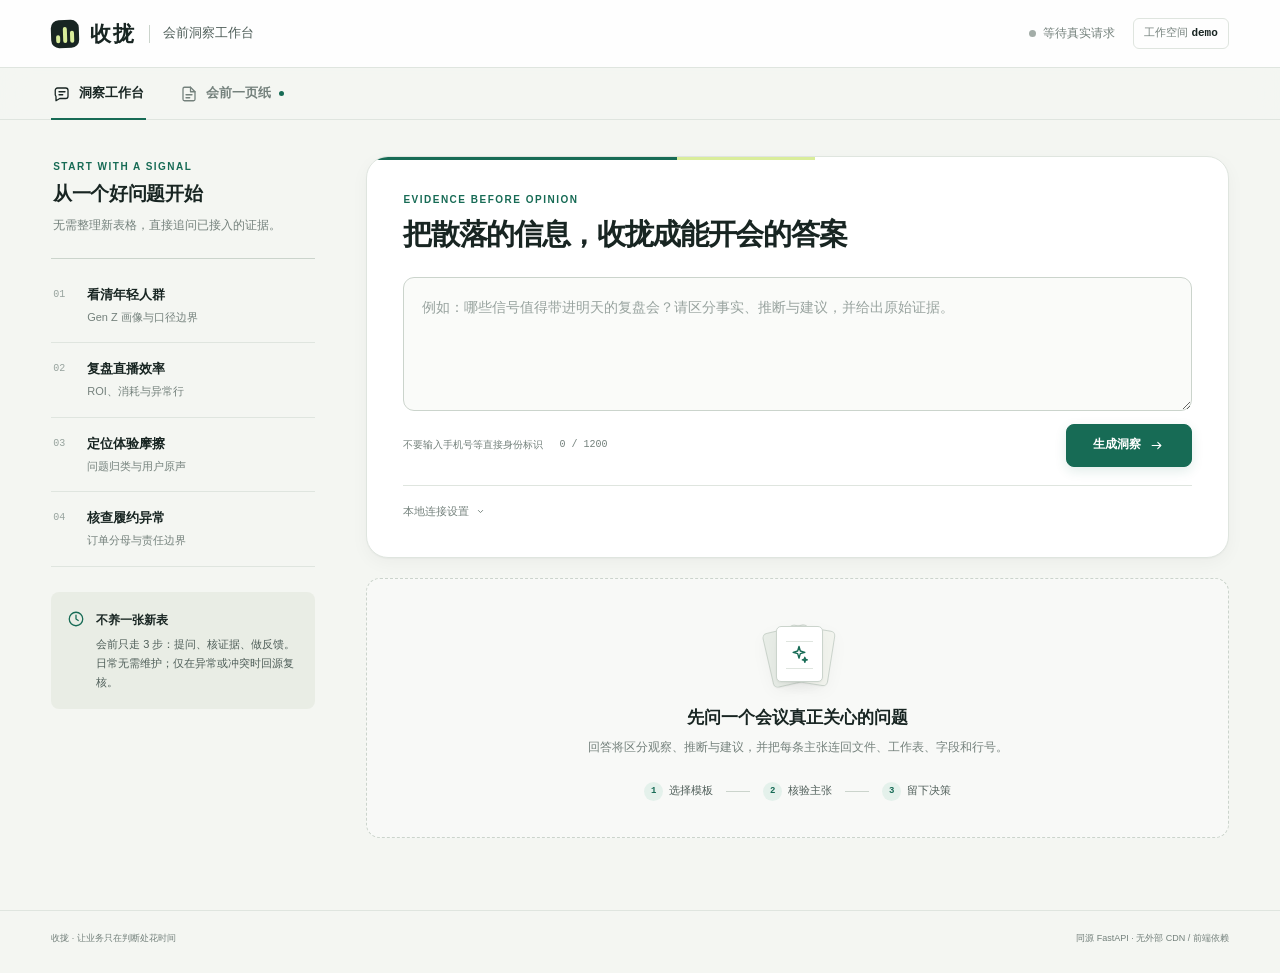
<file: prototype/index.html>
<!doctype html>
<html lang="zh-CN">
<head>
  <meta charset="utf-8">
  <meta name="viewport" content="width=device-width, initial-scale=1">
  <meta name="color-scheme" content="light">
  <meta name="description" content="收拢：面向会前决策的证据优先洞察工作台。真实请求同源 FastAPI，主张可回源、追问可续接、反馈可留痕。">
  <title>收拢 · 会前洞察工作台</title>
  <link rel="stylesheet" href="./styles.css">
  <script src="./app.js" defer></script>
</head>
<body>
  <a class="skip-link" href="#main-content">跳到主要内容</a>

  <svg class="svg-defs" aria-hidden="true" focusable="false">
    <symbol id="i-spark" viewBox="0 0 24 24"><path d="m12 3 1.6 5.4L19 10l-5.4 1.6L12 17l-1.6-5.4L5 10l5.4-1.6L12 3Z"/><path d="m19 16 .7 2.3L22 19l-2.3.7L19 22l-.7-2.3L16 19l2.3-.7L19 16Z"/></symbol>
    <symbol id="i-arrow" viewBox="0 0 24 24"><path d="M5 12h14m-5-5 5 5-5 5"/></symbol>
    <symbol id="i-file" viewBox="0 0 24 24"><path d="M14 3H6a2 2 0 0 0-2 2v14a2 2 0 0 0 2 2h12a2 2 0 0 0 2-2V9Z"/><path d="M14 3v6h6M8 13h8M8 17h5"/></symbol>
    <symbol id="i-chat" viewBox="0 0 24 24"><path d="M20 15a3 3 0 0 1-3 3H9l-5 3v-6a3 3 0 0 1-1-2V7a3 3 0 0 1 3-3h11a3 3 0 0 1 3 3Z"/><path d="M8 9h8M8 13h5"/></symbol>
    <symbol id="i-check" viewBox="0 0 24 24"><path d="m5 12 4 4L19 6"/></symbol>
    <symbol id="i-edit" viewBox="0 0 24 24"><path d="m14 5 5 5M4 20l3.5-.7L20 6.8 17.2 4 4.7 16.5 4 20Z"/></symbol>
    <symbol id="i-x" viewBox="0 0 24 24"><path d="m6 6 12 12M18 6 6 18"/></symbol>
    <symbol id="i-search" viewBox="0 0 24 24"><circle cx="10.5" cy="10.5" r="6.5"/><path d="m16 16 5 5"/></symbol>
    <symbol id="i-alert" viewBox="0 0 24 24"><path d="M12 3 2.8 20h18.4L12 3Z"/><path d="M12 9v5m0 3v.1"/></symbol>
    <symbol id="i-copy" viewBox="0 0 24 24"><rect x="8" y="8" width="12" height="12" rx="2"/><path d="M16 8V6a2 2 0 0 0-2-2H6a2 2 0 0 0-2 2v8a2 2 0 0 0 2 2h2"/></symbol>
    <symbol id="i-print" viewBox="0 0 24 24"><path d="M7 8V3h10v5M7 17H4a2 2 0 0 1-2-2v-5a2 2 0 0 1 2-2h16a2 2 0 0 1 2 2v5a2 2 0 0 1-2 2h-3"/><path d="M7 14h10v7H7z"/></symbol>
    <symbol id="i-chevron" viewBox="0 0 24 24"><path d="m8 10 4 4 4-4"/></symbol>
    <symbol id="i-plus" viewBox="0 0 24 24"><path d="M12 5v14M5 12h14"/></symbol>
    <symbol id="i-link" viewBox="0 0 24 24"><path d="m10 13 4-4m-6 7-1 1a3.5 3.5 0 0 1-5-5l4-4a3.5 3.5 0 0 1 5 0m5-1 1-1a3.5 3.5 0 0 1 5 5l-4 4a3.5 3.5 0 0 1-5 0"/></symbol>
    <symbol id="i-shield" viewBox="0 0 24 24"><path d="M12 3 4 6v6c0 5 3.5 8 8 9 4.5-1 8-4 8-9V6l-8-3Z"/><path d="m8 12 3 3 5-6"/></symbol>
    <symbol id="i-clock" viewBox="0 0 24 24"><circle cx="12" cy="12" r="9"/><path d="M12 7v5l3 2"/></symbol>
    <symbol id="i-refresh" viewBox="0 0 24 24"><path d="M20 7v5h-5M4 17v-5h5"/><path d="M6.1 8a7 7 0 0 1 11.8-1L20 12M4 12l2.1 5a7 7 0 0 0 11.8-1"/></symbol>
    <symbol id="i-eye" viewBox="0 0 24 24"><path d="M2 12s3.5-6 10-6 10 6 10 6-3.5 6-10 6S2 12 2 12Z"/><circle cx="12" cy="12" r="2.5"/></symbol>
  </svg>

  <header class="app-header">
    <div class="brand" aria-label="收拢，会前洞察工作台">
      <span class="brand-mark" aria-hidden="true"><span></span><span></span><span></span></span>
      <span class="brand-name">收拢</span>
      <span class="brand-divider" aria-hidden="true"></span>
      <span class="brand-subtitle">会前洞察工作台</span>
    </div>
    <div class="header-actions">
      <span class="api-status" id="api-status" data-state="idle"><span class="status-dot" aria-hidden="true"></span><span id="api-status-text">等待真实请求</span></span>
      <span class="workspace-badge">工作空间 <strong>demo</strong></span>
    </div>
  </header>

  <nav class="view-nav" aria-label="主视图">
    <div class="view-nav-inner" role="tablist" aria-label="切换工作台与会前一页纸">
      <button class="view-tab is-active" id="tab-workspace" type="button" role="tab" aria-selected="true" aria-controls="workspace-view" data-view="workspace">
        <svg class="icon" aria-hidden="true"><use href="#i-chat"></use></svg>洞察工作台
      </button>
      <button class="view-tab" id="tab-brief" type="button" role="tab" aria-selected="false" aria-controls="brief-view" data-view="brief" tabindex="-1">
        <svg class="icon" aria-hidden="true"><use href="#i-file"></use></svg>会前一页纸
        <span class="tab-dot" id="brief-ready-dot" aria-label="已有会前快照"></span>
      </button>
    </div>
  </nav>

  <main id="main-content">
    <section id="workspace-view" class="view-panel" role="tabpanel" aria-labelledby="tab-workspace">
      <div class="workspace-layout">
        <aside class="template-rail" aria-labelledby="template-title">
          <div class="rail-heading">
            <span class="eyebrow">START WITH A SIGNAL</span>
            <h2 id="template-title">从一个好问题开始</h2>
            <p>无需整理新表格，直接追问已接入的证据。</p>
          </div>
          <div id="template-list" class="template-list">
            <button class="template-card" type="button" data-question="品牌A的 Gen Z 人群在曝光、互动和特定成交条件组中的占比分别是多少？这些指标能否构成转化漏斗？">
              <span class="template-number">01</span><span class="template-copy"><strong>看清年轻人群</strong><span>Gen Z 画像与口径边界</span></span><svg class="icon" aria-hidden="true"><use href="#i-arrow"></use></svg>
            </button>
            <button class="template-card" type="button" data-question="2026年6月品牌A直播投放的整体表现如何？请说明加权ROI口径和异常记录。">
              <span class="template-number">02</span><span class="template-copy"><strong>复盘直播效率</strong><span>ROI、消耗与异常行</span></span><svg class="icon" aria-hidden="true"><use href="#i-arrow"></use></svg>
            </button>
            <button class="template-card" type="button" data-question="产品体验中最值得会前关注的问题是什么？请给出用户原声、样本身份与验证建议。">
              <span class="template-number">03</span><span class="template-copy"><strong>定位体验摩擦</strong><span>问题归类与用户原声</span></span><svg class="icon" aria-hidden="true"><use href="#i-arrow"></use></svg>
            </button>
            <button class="template-card" type="button" data-question="仓库问题工单和补发订单的发生率是多少？请解释订单分母，以及它能否证明退款责任。">
              <span class="template-number">04</span><span class="template-copy"><strong>核查履约异常</strong><span>订单分母与责任边界</span></span><svg class="icon" aria-hidden="true"><use href="#i-arrow"></use></svg>
            </button>
          </div>
          <div class="adoption-note">
            <svg class="icon" aria-hidden="true"><use href="#i-clock"></use></svg>
            <div><strong>不养一张新表</strong><p>会前只走 3 步：提问、核证据、做反馈。日常无需维护；仅在异常或冲突时回源复核。</p></div>
          </div>
        </aside>

        <div class="workbench">
          <section class="ask-panel" aria-labelledby="ask-title">
            <div class="ask-heading">
              <div>
                <span class="eyebrow">EVIDENCE BEFORE OPINION</span>
                <h1 id="ask-title">把散落的信息，收拢成能开会的答案</h1>
              </div>
              <button id="new-thread-button" class="text-button" type="button" hidden><svg class="icon" aria-hidden="true"><use href="#i-plus"></use></svg>新话题</button>
            </div>

            <div id="thread-context" class="thread-context" hidden>
              <span><svg class="icon" aria-hidden="true"><use href="#i-link"></use></svg>同一对话继续追问</span>
              <code id="thread-id-label"></code>
              <span id="thread-round-label" class="round-label"></span>
            </div>

            <form id="question-form" novalidate>
              <label class="sr-only" for="question-input">输入业务问题</label>
              <textarea id="question-input" name="question" rows="4" minlength="3" maxlength="1200" required placeholder="例如：哪些信号值得带进明天的复盘会？请区分事实、推断与建议，并给出原始证据。" aria-describedby="question-help question-error"></textarea>
              <div class="composer-footer">
                <div class="composer-meta"><span id="question-help">不要输入手机号等直接身份标识</span><span id="character-count" aria-live="polite">0 / 1200</span></div>
                <button id="ask-button" class="primary-button" type="submit"><span id="ask-button-label">生成洞察</span><svg class="icon" aria-hidden="true"><use href="#i-arrow"></use></svg></button>
              </div>
              <p id="question-error" class="field-error" role="alert" hidden></p>
            </form>

            <details class="connection-details">
              <summary>本地连接设置<svg class="icon" aria-hidden="true"><use href="#i-chevron"></use></svg></summary>
              <div class="connection-body">
                <label for="api-key-input">X-API-Key</label>
                <input id="api-key-input" type="password" value="local-query-token" autocomplete="off" spellcheck="false">
                <p>本地 demo 访问令牌，<strong>不是生产认证</strong>。仅保留在当前页面内存，不写入浏览器存储；生产环境应接入企业身份网关。</p>
              </div>
            </details>
          </section>

          <div id="request-announcer" class="sr-only" aria-live="polite" aria-atomic="true"></div>
          <div id="toast-region" class="toast-region" aria-live="polite" aria-atomic="true"></div>

          <section id="loading-state" class="loading-state result-surface" aria-label="正在生成洞察" hidden>
            <div class="loading-topline"><span class="spinner" aria-hidden="true"></span><div><strong>正在请求同源后端</strong><p id="loading-message">检索、生成与引用校验耗时取决于服务端；此处不会填入演示答案。</p></div><button id="cancel-request" class="secondary-button" type="button">取消</button></div>
            <div class="skeleton-stack" aria-hidden="true"><span></span><span></span><span></span></div>
          </section>

          <section id="error-state" class="error-state result-surface" role="alert" hidden>
            <span class="error-icon"><svg class="icon" aria-hidden="true"><use href="#i-alert"></use></svg></span>
            <div class="error-copy"><h2>这次没有拿到可用洞察</h2><p id="error-message"></p><code id="error-detail"></code><div class="error-actions"><button id="retry-button" class="primary-button" type="button"><svg class="icon" aria-hidden="true"><use href="#i-refresh"></use></svg>重试原问题</button><button id="edit-question-button" class="secondary-button" type="button">修改问题</button></div><p class="error-footnote">失败时保留原问题，不展示伪造的模型结果。</p></div>
          </section>

          <section id="empty-state" class="empty-state result-surface" aria-labelledby="empty-title">
            <div class="empty-visual" aria-hidden="true"><span class="empty-sheet sheet-one"></span><span class="empty-sheet sheet-two"></span><span class="empty-sheet sheet-three"><svg class="icon"><use href="#i-spark"></use></svg></span></div>
            <h2 id="empty-title">先问一个会议真正关心的问题</h2>
            <p>回答将区分观察、推断与建议，并把每条主张连回文件、工作表、字段和行号。</p>
            <div class="empty-flow" aria-label="使用流程"><span><b>1</b>选择模板</span><i aria-hidden="true"></i><span><b>2</b>核验主张</span><i aria-hidden="true"></i><span><b>3</b>留下决策</span></div>
          </section>

          <div id="results" hidden>
            <nav class="run-history" id="run-history" aria-label="本话题问答轮次" hidden></nav>
            <section class="answer-section" aria-labelledby="answer-title">
              <div class="answer-topline">
                <div class="answer-title-wrap"><span id="answer-status" class="status-pill"></span><h2 id="answer-title">本轮洞察</h2><span id="answer-round" class="round-label"></span></div>
                <button id="open-brief-button" class="secondary-button" type="button"><svg class="icon" aria-hidden="true"><use href="#i-file"></use></svg>收拢成会前一页纸</button>
              </div>
              <blockquote id="current-question" class="current-question"></blockquote>
              <dl class="response-meta" aria-label="响应元数据">
                <div><dt>意图</dt><dd id="meta-intent"></dd></div>
                <div><dt>数据版本</dt><dd id="meta-dataset"></dd></div>
                <div><dt>Run ID</dt><dd><code id="meta-run-id"></code><button id="copy-run-id" class="icon-button" type="button" aria-label="复制 Run ID"><svg class="icon" aria-hidden="true"><use href="#i-copy"></use></svg></button></dd></div>
              </dl>
              <div id="claims-container" class="claims-container"></div>
            </section>

            <section class="evidence-section" aria-labelledby="evidence-title">
              <div class="section-heading"><div><span class="eyebrow">TRACE THE SOURCE</span><h2 id="evidence-title">证据卡</h2></div><span id="evidence-count" class="section-count"></span></div>
              <p class="section-intro">点击主张中的引用可定位证据。文件名、sheet、字段与行号均来自后端响应。</p>
              <div id="evidence-container" class="evidence-container"></div>
            </section>

            <section class="challenge-section" aria-labelledby="challenge-title">
              <div class="section-heading challenge-heading"><div><span class="eyebrow">BEFORE THE MEETING</span><h2 id="challenge-title">反方校验 <span>/ 还缺什么</span></h2></div><span class="rule-badge">规则辅助 · 非二次模型回答</span></div>
              <p class="section-intro">把“看起来合理”变成“经得起追问”。检查项由本轮返回字段触发，不会假装完成人工复核。</p>
              <div class="challenge-grid">
                <article class="challenge-card counter-card"><div class="challenge-card-title"><span class="challenge-index">A</span><h3>反方会怎么问？</h3></div><div id="counter-checks" class="check-list"></div></article>
                <article class="challenge-card missing-card"><div class="challenge-card-title"><span class="challenge-index">B</span><h3>进会场前还缺什么？</h3></div><div id="missing-checks" class="check-list"></div></article>
              </div>
              <div id="followup-composer" class="followup-composer" hidden><div><strong>追问已放入输入框</strong><p>确认措辞后点击“生成洞察”，将携带当前 thread_id 请求后端。</p></div><button id="focus-followup-button" class="secondary-button" type="button">查看并发送<svg class="icon" aria-hidden="true"><use href="#i-arrow"></use></svg></button></div>
            </section>

            <section class="limits-actions-grid" aria-label="回答边界与下一步">
              <article class="limits-card"><div class="mini-heading"><svg class="icon" aria-hidden="true"><use href="#i-alert"></use></svg><h2>已知边界</h2></div><ul id="limitations-list"></ul></article>
              <article class="next-card"><div class="mini-heading"><svg class="icon" aria-hidden="true"><use href="#i-arrow"></use></svg><h2>建议下一步</h2></div><ol id="next-steps-list"></ol></article>
            </section>

            <section id="feedback-section" class="feedback-section" aria-labelledby="feedback-title">
              <div class="feedback-heading"><div><span class="eyebrow">CLOSE THE LOOP</span><h2 id="feedback-title">这轮洞察，会议怎么用？</h2><p>反馈绑定当前 Run ID。采纳不代表自动执行任何业务动作。</p></div><span id="feedback-saved-badge" class="feedback-saved-badge" hidden></span></div>
              <div class="feedback-options" role="group" aria-label="选择反馈状态">
                <button type="button" data-decision="accepted" aria-pressed="false"><svg class="icon" aria-hidden="true"><use href="#i-check"></use></svg><span><strong>采纳</strong><small>可带入会议</small></span></button>
                <button type="button" data-decision="edited" aria-pressed="false"><svg class="icon" aria-hidden="true"><use href="#i-edit"></use></svg><span><strong>修改后采纳</strong><small>写下业务修正</small></span></button>
                <button type="button" data-decision="rejected" aria-pressed="false"><svg class="icon" aria-hidden="true"><use href="#i-x"></use></svg><span><strong>驳回</strong><small>说明不适用原因</small></span></button>
                <button type="button" data-decision="needs_validation" aria-pressed="false"><svg class="icon" aria-hidden="true"><use href="#i-search"></use></svg><span><strong>待验证</strong><small>保留为会後动作</small></span></button>
              </div>
              <form id="feedback-form" class="feedback-form" hidden novalidate>
                <div class="feedback-form-heading"><span id="selected-decision-label"></span><button id="close-feedback" class="text-button" type="button">取消选择</button></div>
                <label id="feedback-note-label" for="feedback-note">修改说明</label>
                <textarea id="feedback-note" rows="3" maxlength="2000" placeholder="例如：把“建议加码”改为“先补充一周数据，再决定是否调整预算”。"></textarea>
                <p id="feedback-note-help" class="field-help">请勿填写直接身份标识；说明会随反馈提交。</p>
                <p id="feedback-error" class="field-error" role="alert" hidden></p>
                <div class="feedback-form-actions"><button id="submit-feedback" class="primary-button" type="submit">提交反馈</button><span id="feedback-target" class="feedback-target"></span></div>
              </form>
            </section>
          </div>
        </div>
      </div>
    </section>

    <section id="brief-view" class="view-panel brief-view" role="tabpanel" aria-labelledby="tab-brief" hidden>
      <div class="brief-toolbar">
        <div><span class="eyebrow">MEETING-READY, NOT TABLE-HEAVY</span><h1>会前一页纸</h1><p id="brief-source-label">正在读取会前内容…</p></div>
        <div class="brief-toolbar-actions"><button id="sync-current-button" class="secondary-button" type="button" disabled><svg class="icon" aria-hidden="true"><use href="#i-refresh"></use></svg>使用当前洞察</button><button id="print-brief-button" class="primary-button" type="button"><svg class="icon" aria-hidden="true"><use href="#i-print"></use></svg>打印 / 存为 PDF</button></div>
      </div>
      <div id="brief-loading" class="brief-loading" role="status"><span class="spinner" aria-hidden="true"></span>读取静态证据快照；它不会被当作模型问答。</div>
      <div id="brief-error" class="brief-error" role="alert" hidden><svg class="icon" aria-hidden="true"><use href="#i-alert"></use></svg><div><strong>会前快照不可用</strong><p id="brief-error-message"></p></div></div>
      <article id="brief-paper" class="brief-paper" aria-labelledby="brief-title" hidden>
        <header class="brief-paper-header"><div><span class="brief-kicker">会前决策简报 · 证据优先</span><h2 id="brief-title"></h2><p id="brief-period"></p></div><div class="brief-stamp"><span id="brief-source-kind"></span><strong id="brief-date"></strong></div></header>
        <div id="brief-live-context" class="brief-live-context" hidden></div>
        <div class="brief-grid">
          <section class="brief-block brief-conclusions"><div class="brief-block-heading"><span>01</span><h3>会议先记住什么</h3></div><div id="brief-claims"></div></section>
          <section class="brief-block brief-evidence"><div class="brief-block-heading"><span>02</span><h3>凭什么这样说</h3></div><div id="brief-evidence"></div></section>
          <section class="brief-block brief-counter"><div class="brief-block-heading"><span>03</span><h3>反方校验</h3></div><ul id="brief-counter"></ul></section>
          <section class="brief-block brief-missing"><div class="brief-block-heading"><span>04</span><h3>还缺什么</h3></div><ul id="brief-missing"></ul></section>
          <section class="brief-block brief-actions"><div class="brief-block-heading"><span>05</span><h3>会后动作</h3></div><ol id="brief-actions"></ol></section>
          <section class="brief-block brief-decision"><div class="brief-block-heading"><span>06</span><h3>会议决策栏</h3></div><div id="brief-feedback-summary"></div><div class="decision-lines" aria-label="打印后填写的会议决策"><p><span>负责人</span><i></i></p><p><span>完成时间</span><i></i></p><p><span>会议结论</span><i></i></p></div></section>
        </div>
        <footer class="brief-footer"><span><svg class="icon" aria-hidden="true"><use href="#i-shield"></use></svg>事实、推断与建议须分开使用；所有外推均需业务验证。</span><span id="brief-run-reference"></span></footer>
      </article>
    </section>
  </main>

  <footer class="app-footer"><span>收拢 · 让业务只在判断处花时间</span><span>同源 FastAPI · 无外部 CDN / 前端依赖</span></footer>
  <noscript><div class="noscript">此工作台需要 JavaScript 才能请求后端并展示证据。请启用 JavaScript；静态源码不包含伪造答案。</div></noscript>
</body>
</html>
</file>
<file: prototype/styles.css>
/* 收拢 · 无依赖单页工作台 */
:root {
  --ink: #182522;
  --ink-soft: #4f5e59;
  --muted: #74817c;
  --paper: #ffffff;
  --canvas: #f4f6f2;
  --canvas-deep: #ecefe9;
  --line: #dfe5df;
  --line-strong: #cbd4cc;
  --green: #176b55;
  --green-dark: #0e513f;
  --green-soft: #e4f1eb;
  --lime: #d9ed9b;
  --amber: #a96017;
  --amber-soft: #fff1dc;
  --red: #a53f3f;
  --red-soft: #fbeceb;
  --blue: #3f6278;
  --blue-soft: #eaf1f5;
  --shadow-sm: 0 1px 2px rgb(24 37 34 / 4%), 0 5px 18px rgb(24 37 34 / 4%);
  --shadow-md: 0 20px 60px rgb(24 37 34 / 10%);
  --radius-sm: 8px;
  --radius: 14px;
  --radius-lg: 22px;
  --font-sans: Inter, ui-sans-serif, -apple-system, BlinkMacSystemFont, "Segoe UI", "PingFang SC", "Hiragino Sans GB", "Microsoft YaHei", sans-serif;
  --font-serif: "Songti SC", "Noto Serif CJK SC", STSong, serif;
  --font-mono: "SFMono-Regular", Consolas, "Liberation Mono", monospace;
}

* { box-sizing: border-box; }
html { scroll-behavior: smooth; scroll-padding-top: 88px; }
body { margin: 0; background: var(--canvas); color: var(--ink); font-family: var(--font-sans); font-size: 14px; line-height: 1.6; -webkit-font-smoothing: antialiased; }
button, input, textarea { font: inherit; }
button { color: inherit; }
button, summary { -webkit-tap-highlight-color: transparent; }
button:not(:disabled), summary { cursor: pointer; }
button:disabled { cursor: not-allowed; opacity: .55; }
a { color: var(--green); }
svg { display: block; }
.icon { width: 18px; height: 18px; flex: 0 0 auto; fill: none; stroke: currentColor; stroke-width: 1.7; stroke-linecap: round; stroke-linejoin: round; }
.svg-defs { position: absolute; width: 0; height: 0; overflow: hidden; }
[hidden] { display: none !important; }
::selection { background: var(--lime); color: var(--ink); }
:focus-visible { outline: 3px solid #74a891; outline-offset: 3px; }
.sr-only { position: absolute !important; width: 1px !important; height: 1px !important; padding: 0 !important; margin: -1px !important; overflow: hidden !important; clip: rect(0, 0, 0, 0) !important; white-space: nowrap !important; border: 0 !important; }
.skip-link { position: fixed; left: 16px; top: -80px; z-index: 100; padding: 10px 16px; background: var(--ink); color: white; border-radius: 8px; }
.skip-link:focus { top: 12px; }
.eyebrow { display: block; margin-bottom: 7px; color: var(--green); font-size: 10px; font-weight: 750; letter-spacing: .15em; line-height: 1.4; }
.round-label { color: var(--muted); font-size: 12px; font-weight: 600; }

.app-header { height: 68px; padding: 0 clamp(20px, 4vw, 64px); display: flex; align-items: center; justify-content: space-between; gap: 24px; background: rgb(255 255 255 / 90%); border-bottom: 1px solid var(--line); }
.brand { display: flex; align-items: center; gap: 11px; white-space: nowrap; }
.brand-mark { position: relative; display: flex; align-items: flex-end; gap: 3px; width: 28px; height: 28px; padding: 5px; border-radius: 8px; background: var(--ink); transform: rotate(-2deg); }
.brand-mark span { display: block; width: 4px; background: var(--lime); border-radius: 3px; }
.brand-mark span:nth-child(1) { height: 8px; }
.brand-mark span:nth-child(2) { height: 16px; }
.brand-mark span:nth-child(3) { height: 12px; }
.brand-name { font-size: 21px; font-weight: 800; letter-spacing: .08em; }
.brand-divider { width: 1px; height: 18px; background: var(--line-strong); margin: 0 2px; }
.brand-subtitle { color: var(--ink-soft); font-size: 13px; }
.header-actions { display: flex; align-items: center; gap: 18px; }
.api-status { display: inline-flex; align-items: center; gap: 7px; color: var(--muted); font-size: 12px; }
.status-dot { width: 7px; height: 7px; border-radius: 50%; background: #a3ada8; }
.api-status[data-state="loading"] .status-dot { background: var(--amber); animation: pulse 1.3s infinite; }
.api-status[data-state="ready"] .status-dot { background: var(--green); box-shadow: 0 0 0 3px var(--green-soft); }
.api-status[data-state="error"] .status-dot { background: var(--red); }
.workspace-badge { padding: 5px 10px; border: 1px solid var(--line); border-radius: 6px; color: var(--muted); font-size: 11px; }
.workspace-badge strong { color: var(--ink); font-family: var(--font-mono); font-weight: 600; }

.view-nav { position: sticky; top: 0; z-index: 30; background: rgb(244 246 242 / 92%); border-bottom: 1px solid var(--line); backdrop-filter: blur(14px); }
.view-nav-inner { max-width: 1480px; margin: auto; padding: 0 clamp(20px, 4vw, 64px); display: flex; gap: 32px; }
.view-tab { position: relative; display: inline-flex; align-items: center; gap: 8px; min-height: 51px; padding: 0 2px; border: 0; background: transparent; color: var(--muted); font-size: 13px; font-weight: 650; }
.view-tab::after { content: ""; position: absolute; left: 0; right: 0; bottom: -1px; height: 2px; background: transparent; }
.view-tab.is-active { color: var(--ink); }
.view-tab.is-active::after { background: var(--green); }
.tab-dot { width: 5px; height: 5px; border-radius: 50%; background: var(--green); }

.workspace-layout { max-width: 1480px; margin: auto; padding: 36px clamp(20px, 4vw, 64px) 72px; display: grid; grid-template-columns: 264px minmax(0, 1fr); gap: clamp(28px, 4vw, 58px); align-items: start; }
.template-rail { position: sticky; top: 82px; }
.rail-heading { padding: 4px 2px 23px; border-bottom: 1px solid var(--line-strong); }
.rail-heading h2 { margin: 0 0 7px; font-size: 19px; line-height: 1.4; letter-spacing: -.02em; }
.rail-heading p { margin: 0; color: var(--muted); font-size: 12px; line-height: 1.7; }
.template-list { display: grid; margin-top: 10px; }
.template-card { width: 100%; display: grid; grid-template-columns: 24px 1fr 16px; gap: 10px; align-items: center; padding: 16px 2px; text-align: left; background: transparent; border: 0; border-bottom: 1px solid var(--line); transition: color .18s, transform .18s; }
.template-card:hover { color: var(--green); transform: translateX(3px); }
.template-card > .icon { width: 15px; opacity: 0; transform: translateX(-4px); transition: opacity .18s, transform .18s; }
.template-card:hover > .icon, .template-card:focus-visible > .icon { opacity: 1; transform: translateX(0); }
.template-number { align-self: start; padding-top: 2px; color: #97a39e; font-family: var(--font-mono); font-size: 10px; }
.template-copy { display: grid; gap: 3px; }
.template-copy strong { font-size: 13px; font-weight: 700; }
.template-copy span { color: var(--muted); font-size: 11px; }
.adoption-note { display: flex; gap: 11px; margin-top: 25px; padding: 16px; background: #e9ede5; border-radius: var(--radius-sm); }
.adoption-note > .icon { margin-top: 2px; color: var(--green); }
.adoption-note strong { font-size: 12px; }
.adoption-note p { margin: 5px 0 0; color: var(--ink-soft); font-size: 11px; line-height: 1.75; }
.workbench { min-width: 0; max-width: 1000px; width: 100%; }

.ask-panel { position: relative; padding: clamp(24px, 3vw, 36px); background: var(--paper); border: 1px solid var(--line); border-radius: var(--radius-lg); box-shadow: var(--shadow-sm); overflow: hidden; }
.ask-panel::before { content: ""; position: absolute; left: 0; top: 0; width: 100%; height: 3px; background: linear-gradient(90deg, var(--green) 0 36%, var(--lime) 36% 52%, transparent 52%); }
.ask-heading { display: flex; align-items: flex-start; justify-content: space-between; gap: 20px; }
.ask-heading h1 { max-width: 680px; margin: 0 0 23px; font-size: clamp(23px, 2.3vw, 32px); font-weight: 730; line-height: 1.35; letter-spacing: -.045em; }
.text-button { display: inline-flex; align-items: center; gap: 5px; padding: 4px; border: 0; background: transparent; color: var(--green); font-size: 12px; font-weight: 650; white-space: nowrap; }
.text-button:hover { text-decoration: underline; text-underline-offset: 3px; }
.text-button .icon { width: 14px; height: 14px; }
.thread-context { display: flex; align-items: center; flex-wrap: wrap; gap: 9px; margin: -7px 0 14px; padding: 8px 11px; border-radius: 7px; background: var(--green-soft); color: var(--green-dark); font-size: 11px; }
.thread-context > span:first-child { display: inline-flex; align-items: center; gap: 6px; font-weight: 650; }
.thread-context .icon { width: 13px; height: 13px; }
.thread-context code { max-width: 230px; overflow: hidden; text-overflow: ellipsis; font-family: var(--font-mono); color: var(--ink-soft); }
.thread-context .round-label { margin-left: auto; color: var(--green); }
#question-input { display: block; width: 100%; min-height: 124px; resize: vertical; padding: 17px 18px; border: 1px solid var(--line-strong); border-radius: 11px; background: #fafbf9; color: var(--ink); line-height: 1.75; transition: border-color .18s, box-shadow .18s, background .18s; }
#question-input::placeholder { color: #98a39f; }
#question-input:hover { border-color: #a8b7ae; }
#question-input:focus { outline: none; border-color: var(--green); background: white; box-shadow: 0 0 0 3px rgb(23 107 85 / 10%); }
#question-input[aria-invalid="true"] { border-color: var(--red); }
.composer-footer { display: flex; align-items: center; justify-content: space-between; gap: 16px; margin-top: 13px; }
.composer-meta { display: flex; flex-wrap: wrap; gap: 6px 16px; color: var(--muted); font-size: 10px; }
#character-count { font-family: var(--font-mono); }
.primary-button, .secondary-button { display: inline-flex; align-items: center; justify-content: center; gap: 8px; min-height: 39px; padding: 9px 15px; border-radius: 8px; font-size: 12px; font-weight: 680; line-height: 1.3; transition: background .18s, border-color .18s, transform .18s; }
.primary-button { border: 1px solid var(--green); background: var(--green); color: white; box-shadow: 0 4px 12px rgb(23 107 85 / 13%); }
.primary-button:hover:not(:disabled) { background: var(--green-dark); border-color: var(--green-dark); transform: translateY(-1px); }
.secondary-button { border: 1px solid var(--line-strong); background: white; color: var(--ink-soft); }
.secondary-button:hover:not(:disabled) { border-color: var(--green); color: var(--green); background: #fbfdfb; }
.primary-button .icon, .secondary-button .icon { width: 15px; height: 15px; }
#ask-button { min-width: 126px; min-height: 43px; }
.field-error { margin: 8px 0 0; color: var(--red); font-size: 12px; }
.field-help { color: var(--muted); font-size: 11px; }
.connection-details { margin-top: 18px; border-top: 1px solid var(--line); padding-top: 13px; }
.connection-details summary { display: inline-flex; align-items: center; gap: 5px; color: var(--muted); font-size: 11px; list-style: none; }
.connection-details summary::-webkit-details-marker { display: none; }
.connection-details summary .icon { width: 13px; height: 13px; transition: transform .18s; }
.connection-details[open] summary .icon { transform: rotate(180deg); }
.connection-body { display: grid; grid-template-columns: 90px minmax(160px, 310px); gap: 7px 12px; align-items: center; padding: 14px 0 2px; }
.connection-body label { color: var(--ink-soft); font-family: var(--font-mono); font-size: 11px; }
.connection-body input { min-width: 0; padding: 8px 10px; border: 1px solid var(--line-strong); border-radius: 6px; background: white; font-family: var(--font-mono); font-size: 12px; }
.connection-body p { grid-column: 1 / -1; margin: 2px 0 0; color: var(--muted); font-size: 10px; line-height: 1.7; }
.connection-body p strong { color: var(--amber); font-weight: 650; }

.result-surface { margin-top: 20px; border-radius: var(--radius); }
.loading-state { padding: 24px 28px; background: var(--paper); border: 1px solid var(--line); }
.loading-topline { display: flex; align-items: flex-start; gap: 13px; }
.loading-topline strong { font-size: 13px; }
.loading-topline p { margin: 3px 0 0; color: var(--muted); font-size: 11px; }
.loading-topline .secondary-button { margin-left: auto; min-height: 32px; padding: 6px 11px; }
.spinner { width: 19px; height: 19px; flex: 0 0 auto; margin-top: 2px; border: 2px solid var(--green-soft); border-top-color: var(--green); border-radius: 50%; animation: spin .8s linear infinite; }
.skeleton-stack { display: grid; gap: 11px; margin-top: 25px; }
.skeleton-stack span { height: 13px; border-radius: 4px; background: linear-gradient(90deg, #eef1ed 25%, #f7f8f6 45%, #eef1ed 65%); background-size: 250% 100%; animation: shimmer 1.7s infinite; }
.skeleton-stack span:nth-child(2) { width: 88%; }
.skeleton-stack span:nth-child(3) { width: 64%; }
.error-state { display: flex; gap: 15px; padding: 26px; background: var(--red-soft); border: 1px solid #efd3d0; }
.error-icon { display: grid; place-items: center; width: 36px; height: 36px; flex: 0 0 auto; border-radius: 50%; background: white; color: var(--red); }
.error-copy { min-width: 0; }
.error-copy h2 { margin: 0 0 5px; font-size: 16px; }
.error-copy p { margin: 0; color: #704b49; font-size: 12px; }
.error-copy code { display: block; max-width: 100%; margin-top: 9px; color: var(--red); font-family: var(--font-mono); font-size: 10px; overflow-wrap: anywhere; }
.error-actions { display: flex; gap: 9px; margin-top: 17px; }
.error-copy .error-footnote { margin-top: 12px; color: #8a6663; font-size: 10px; }
.empty-state { padding: 43px 28px 36px; text-align: center; border: 1px dashed var(--line-strong); background: rgb(255 255 255 / 40%); }
.empty-visual { position: relative; width: 90px; height: 64px; margin: 0 auto 18px; }
.empty-sheet { position: absolute; left: 23px; top: 4px; width: 47px; height: 56px; border: 1px solid var(--line-strong); border-radius: 5px; background: white; box-shadow: var(--shadow-sm); }
.sheet-one { transform: rotate(-13deg) translateX(-9px); background: #e8ede7; }
.sheet-two { transform: rotate(9deg) translateX(9px); background: #f2f4ee; }
.sheet-three { display: grid; place-items: center; color: var(--green); }
.sheet-three::before, .sheet-three::after { content: ""; position: absolute; left: 9px; right: 9px; height: 1px; background: var(--line); }
.sheet-three::before { top: 14px; }
.sheet-three::after { bottom: 12px; }
.sheet-three .icon { width: 20px; height: 20px; }
.empty-state h2 { margin: 0 0 7px; font-size: 17px; }
.empty-state > p { max-width: 520px; margin: auto; color: var(--muted); font-size: 12px; }
.empty-flow { display: flex; justify-content: center; align-items: center; gap: 13px; margin-top: 24px; color: var(--ink-soft); font-size: 11px; }
.empty-flow span { display: inline-flex; align-items: center; gap: 6px; }
.empty-flow b { display: grid; place-items: center; width: 19px; height: 19px; border-radius: 50%; background: var(--green-soft); color: var(--green); font-family: var(--font-mono); font-size: 9px; }
.empty-flow i { width: 24px; height: 1px; background: var(--line-strong); }

#results { margin-top: 24px; }
#results > section { margin-top: 20px; }
.run-history { display: flex; align-items: center; gap: 7px; margin-bottom: 12px; overflow-x: auto; padding: 2px 2px 6px; }
.run-history-label { margin-right: 3px; color: var(--muted); font-size: 10px; white-space: nowrap; }
.run-history button { flex: 0 0 auto; padding: 5px 10px; border: 1px solid var(--line); border-radius: 20px; background: transparent; color: var(--muted); font-size: 10px; }
.run-history button.is-active { border-color: var(--green); background: var(--green-soft); color: var(--green-dark); font-weight: 700; }
.answer-section, .evidence-section, .challenge-section, .feedback-section { padding: clamp(22px, 3vw, 31px); background: var(--paper); border: 1px solid var(--line); border-radius: var(--radius); box-shadow: var(--shadow-sm); }
.answer-topline, .section-heading { display: flex; justify-content: space-between; align-items: center; gap: 16px; }
.answer-title-wrap { display: flex; align-items: center; flex-wrap: wrap; gap: 9px; }
.answer-title-wrap h2, .section-heading h2 { margin: 0; font-size: 20px; line-height: 1.35; letter-spacing: -.025em; }
.status-pill { display: inline-flex; align-items: center; padding: 3px 8px; border-radius: 5px; font-size: 10px; font-weight: 700; }
.status-pill.answered { background: var(--green-soft); color: var(--green); }
.status-pill.abstained { background: var(--amber-soft); color: var(--amber); }
.current-question { position: relative; margin: 22px 0; padding: 14px 17px 14px 20px; border: 0; border-left: 3px solid var(--lime); background: #f7f9f5; color: var(--ink-soft); font-size: 12px; line-height: 1.8; overflow-wrap: anywhere; }
.response-meta { display: flex; flex-wrap: wrap; gap: 12px 26px; margin: 0 0 23px; padding-bottom: 20px; border-bottom: 1px solid var(--line); }
.response-meta > div { display: flex; align-items: center; gap: 8px; min-width: 0; }
.response-meta dt { color: var(--muted); font-size: 10px; }
.response-meta dd { display: flex; align-items: center; gap: 4px; min-width: 0; margin: 0; color: var(--ink-soft); font-size: 11px; }
.response-meta code { display: inline-block; max-width: 175px; overflow: hidden; text-overflow: ellipsis; font-family: var(--font-mono); font-size: 10px; white-space: nowrap; }
.icon-button { display: inline-grid; place-items: center; width: 26px; height: 26px; padding: 0; border: 0; border-radius: 5px; background: transparent; color: var(--muted); }
.icon-button:hover { background: var(--canvas-deep); color: var(--green); }
.icon-button .icon { width: 13px; height: 13px; }
.claims-container { display: grid; gap: 13px; }
.claim-card { position: relative; padding: 20px; border: 1px solid var(--line); border-radius: 10px; background: #fdfefd; }
.claim-card::before { content: ""; position: absolute; left: -1px; top: 18px; bottom: 18px; width: 2px; border-radius: 2px; background: var(--green); }
.claim-card[data-kind="inference"]::before, .claim-card[data-kind="hypothesis"]::before { background: var(--amber); }
.claim-card[data-kind="recommendation"]::before { background: var(--blue); }
.claim-header { display: flex; align-items: center; gap: 8px; margin-bottom: 10px; }
.claim-kind { padding: 2px 7px; border-radius: 4px; background: var(--green-soft); color: var(--green); font-size: 9px; font-weight: 750; }
.claim-card[data-kind="inference"] .claim-kind, .claim-card[data-kind="hypothesis"] .claim-kind { background: var(--amber-soft); color: var(--amber); }
.claim-card[data-kind="recommendation"] .claim-kind { background: var(--blue-soft); color: var(--blue); }
.claim-confidence { color: var(--muted); font-size: 9px; }
.claim-number { margin-left: auto; color: #a0aaa6; font-family: var(--font-mono); font-size: 10px; }
.claim-text { margin: 0; color: #26332f; font-size: 14px; line-height: 1.85; overflow-wrap: anywhere; }
.claim-citations { display: flex; flex-wrap: wrap; gap: 7px; margin-top: 13px; }
.citation-button { display: inline-flex; align-items: center; gap: 5px; max-width: 100%; padding: 4px 8px; border: 1px solid var(--line); border-radius: 5px; background: white; color: var(--green); font-family: var(--font-mono); font-size: 9px; overflow-wrap: anywhere; }
.citation-button:hover { border-color: var(--green); background: var(--green-soft); }
.citation-button .icon { width: 11px; height: 11px; }
.missing-citation { color: var(--red); font-size: 10px; }
.no-claims { margin: 0; padding: 20px; background: var(--amber-soft); border-radius: 8px; color: #765227; font-size: 12px; }

.section-heading .eyebrow { margin-bottom: 4px; }
.section-count { color: var(--muted); font-family: var(--font-mono); font-size: 11px; }
.section-intro { margin: 8px 0 20px; color: var(--muted); font-size: 11px; }
.evidence-container { display: grid; gap: 10px; }
.evidence-card { border: 1px solid var(--line); border-radius: 9px; background: #fcfdfb; overflow: hidden; scroll-margin-top: 80px; transition: border-color .2s, box-shadow .2s; }
.evidence-card.is-highlighted { border-color: var(--green); box-shadow: 0 0 0 3px rgb(23 107 85 / 10%); }
.evidence-card summary { display: grid; grid-template-columns: 30px minmax(0, 1fr) auto 16px; gap: 11px; align-items: center; padding: 15px 16px; list-style: none; }
.evidence-card summary::-webkit-details-marker { display: none; }
.evidence-source-material { display: grid; place-items: center; width: 30px; height: 30px; border-radius: 7px; background: var(--ink); color: var(--lime); font-family: var(--font-mono); font-size: 9px; font-weight: 700; }
.evidence-summary-copy { min-width: 0; }
.evidence-summary-copy strong { display: block; overflow: hidden; text-overflow: ellipsis; color: var(--ink-soft); font-family: var(--font-mono); font-size: 10px; font-weight: 600; white-space: nowrap; }
.evidence-summary-copy span { display: block; margin-top: 2px; overflow: hidden; text-overflow: ellipsis; color: var(--muted); font-size: 10px; white-space: nowrap; }
.confidence-badge { padding: 2px 6px; border-radius: 4px; color: var(--muted); background: var(--canvas-deep); font-size: 9px; white-space: nowrap; }
.confidence-badge.high { background: var(--green-soft); color: var(--green); }
.confidence-badge.medium { background: var(--amber-soft); color: var(--amber); }
.evidence-card summary > .icon { width: 14px; height: 14px; color: var(--muted); transition: transform .18s; }
.evidence-card[open] summary > .icon { transform: rotate(180deg); }
.evidence-detail { padding: 0 16px 17px 57px; }
.evidence-quote { margin: 0 0 14px; padding: 13px 15px; border-left: 2px solid var(--line-strong); background: white; color: var(--ink-soft); font-size: 12px; line-height: 1.85; white-space: pre-wrap; overflow-wrap: anywhere; }
.source-grid { display: grid; grid-template-columns: 1fr 1fr; gap: 10px 18px; margin: 0; }
.source-grid > div { min-width: 0; }
.source-grid .source-wide { grid-column: 1 / -1; }
.source-grid dt { margin-bottom: 2px; color: var(--muted); font-size: 9px; }
.source-grid dd { margin: 0; color: var(--ink-soft); font-family: var(--font-mono); font-size: 10px; line-height: 1.65; overflow-wrap: anywhere; }
.evidence-version { margin-top: 13px; color: var(--muted); font-family: var(--font-mono); font-size: 9px; overflow-wrap: anywhere; }

.challenge-section { background: #1e2b27; border-color: #1e2b27; color: #f2f6f3; }
.challenge-section .eyebrow { color: var(--lime); }
.challenge-heading h2 span { color: #9aaba4; font-weight: 500; }
.rule-badge { padding: 4px 8px; border: 1px solid #41514b; border-radius: 5px; color: #a8b8b1; font-size: 9px; }
.challenge-section .section-intro { color: #a8b8b1; }
.challenge-grid { display: grid; grid-template-columns: 1fr 1fr; gap: 12px; }
.challenge-card { padding: 19px; border: 1px solid #3a4a44; border-radius: 10px; background: #25342f; }
.challenge-card-title { display: flex; align-items: center; gap: 9px; margin-bottom: 14px; }
.challenge-index { display: grid; place-items: center; width: 23px; height: 23px; border: 1px solid #50615a; border-radius: 50%; color: var(--lime); font-family: var(--font-mono); font-size: 9px; }
.challenge-card h3 { margin: 0; font-size: 13px; }
.check-list { display: grid; gap: 8px; }
.check-item { padding: 11px 12px; border-radius: 7px; background: #2b3b35; }
.check-item p { margin: 0; color: #d3ddd8; font-size: 11px; line-height: 1.75; }
.check-item small { display: block; margin-top: 4px; color: #91a39b; font-size: 9px; }
.check-item button { display: inline-flex; align-items: center; gap: 4px; margin-top: 8px; padding: 0; border: 0; background: transparent; color: var(--lime); font-size: 10px; }
.check-item button:hover { text-decoration: underline; }
.check-item button .icon { width: 11px; height: 11px; }
.check-empty { margin: 0; color: #9cadA6; font-size: 11px; }
.followup-composer { display: flex; align-items: center; justify-content: space-between; gap: 16px; margin-top: 13px; padding: 13px 15px; border-radius: 8px; background: var(--lime); color: var(--ink); }
.followup-composer strong { font-size: 11px; }
.followup-composer p { margin: 2px 0 0; color: #4b5c50; font-size: 9px; }
.followup-composer .secondary-button { flex: 0 0 auto; min-height: 33px; border-color: #a9bd78; background: transparent; color: var(--ink); }

.limits-actions-grid { display: grid; grid-template-columns: 1fr 1fr; gap: 20px; margin-top: 20px; }
.limits-actions-grid article { padding: 23px 25px; border: 1px solid var(--line); border-radius: var(--radius); background: var(--paper); }
.mini-heading { display: flex; align-items: center; gap: 8px; margin-bottom: 13px; }
.mini-heading .icon { width: 16px; height: 16px; color: var(--amber); }
.next-card .mini-heading .icon { color: var(--green); }
.mini-heading h2 { margin: 0; font-size: 14px; }
.limits-actions-grid ul, .limits-actions-grid ol { margin: 0; padding-left: 18px; color: var(--ink-soft); font-size: 11px; }
.limits-actions-grid li { margin: 8px 0; padding-left: 3px; line-height: 1.75; overflow-wrap: anywhere; }
.list-empty { color: var(--muted); list-style: none; margin-left: -18px; }

.feedback-section { margin-bottom: 10px; }
.feedback-heading { display: flex; justify-content: space-between; gap: 16px; }
.feedback-heading h2 { margin: 0; font-size: 19px; }
.feedback-heading p { margin: 6px 0 0; color: var(--muted); font-size: 10px; }
.feedback-saved-badge { align-self: flex-start; padding: 4px 9px; border-radius: 5px; background: var(--green-soft); color: var(--green); font-size: 10px; font-weight: 700; }
.feedback-options { display: grid; grid-template-columns: repeat(4, 1fr); gap: 9px; margin-top: 20px; }
.feedback-options button { display: flex; align-items: center; gap: 9px; min-width: 0; padding: 13px; text-align: left; border: 1px solid var(--line); border-radius: 8px; background: #fcfdfb; transition: border-color .18s, background .18s; }
.feedback-options button:hover { border-color: #94aa9e; }
.feedback-options button[aria-pressed="true"] { border-color: var(--green); background: var(--green-soft); box-shadow: inset 0 0 0 1px var(--green); }
.feedback-options button > .icon { width: 16px; height: 16px; color: var(--green); }
.feedback-options button[data-decision="rejected"] > .icon { color: var(--red); }
.feedback-options button[data-decision="needs_validation"] > .icon { color: var(--amber); }
.feedback-options button span { display: grid; min-width: 0; }
.feedback-options strong { font-size: 11px; }
.feedback-options small { color: var(--muted); font-size: 9px; white-space: nowrap; }
.feedback-form { margin-top: 15px; padding: 18px; border-radius: 9px; background: #f5f7f3; }
.feedback-form-heading { display: flex; justify-content: space-between; align-items: center; margin-bottom: 12px; }
#selected-decision-label { color: var(--green); font-size: 12px; font-weight: 700; }
.feedback-form label { display: block; margin-bottom: 6px; font-size: 11px; font-weight: 650; }
.feedback-form textarea { width: 100%; resize: vertical; padding: 11px; border: 1px solid var(--line-strong); border-radius: 7px; background: white; font-size: 12px; line-height: 1.7; }
.feedback-form .field-help { margin: 5px 0 0; }
.feedback-form-actions { display: flex; align-items: center; gap: 14px; margin-top: 13px; }
.feedback-target { min-width: 0; overflow: hidden; text-overflow: ellipsis; color: var(--muted); font-family: var(--font-mono); font-size: 9px; white-space: nowrap; }

.toast-region { position: fixed; right: 24px; bottom: 24px; z-index: 90; display: grid; gap: 8px; pointer-events: none; }
.toast { display: flex; align-items: center; gap: 9px; max-width: 360px; padding: 12px 15px; border: 1px solid #34453e; border-radius: 9px; background: var(--ink); color: white; box-shadow: var(--shadow-md); font-size: 11px; animation: toast-in .2s ease-out; }
.toast.error { background: #713b38; border-color: #713b38; }
.toast .icon { width: 15px; height: 15px; color: var(--lime); }

.brief-view { max-width: 1320px; margin: auto; padding: 35px clamp(20px, 4vw, 64px) 72px; }
.brief-toolbar { display: flex; align-items: flex-end; justify-content: space-between; gap: 20px; margin-bottom: 22px; }
.brief-toolbar h1 { margin: 0; font-size: 30px; letter-spacing: -.04em; }
.brief-toolbar p { margin: 5px 0 0; color: var(--muted); font-size: 11px; }
.brief-toolbar-actions { display: flex; gap: 9px; }
.brief-loading, .brief-error { padding: 30px; border: 1px solid var(--line); border-radius: var(--radius); background: white; color: var(--muted); font-size: 12px; }
.brief-loading { display: flex; align-items: center; justify-content: center; gap: 10px; }
.brief-error { display: flex; align-items: flex-start; gap: 12px; background: var(--red-soft); color: var(--red); }
.brief-error p { margin: 4px 0 0; color: #76504d; }
.brief-paper { padding: clamp(24px, 4vw, 48px); background: white; border: 1px solid var(--line); border-radius: 4px; box-shadow: 0 16px 50px rgb(24 37 34 / 7%); }
.brief-paper-header { display: flex; justify-content: space-between; gap: 30px; padding-bottom: 22px; border-bottom: 2px solid var(--ink); }
.brief-kicker { color: var(--green); font-size: 9px; font-weight: 750; letter-spacing: .16em; }
.brief-paper-header h2 { margin: 9px 0 4px; font-family: var(--font-serif); font-size: clamp(25px, 3vw, 36px); line-height: 1.35; letter-spacing: -.03em; }
.brief-paper-header p { margin: 0; color: var(--muted); font-size: 10px; }
.brief-stamp { flex: 0 0 auto; display: grid; align-content: start; justify-items: end; gap: 4px; padding-top: 4px; }
.brief-stamp span { padding: 3px 7px; border: 1px solid var(--amber); color: var(--amber); font-size: 9px; font-weight: 700; }
.brief-stamp strong { color: var(--muted); font-family: var(--font-mono); font-size: 9px; font-weight: 500; }
.brief-live-context { margin-top: 16px; padding: 10px 13px; background: var(--green-soft); color: var(--green-dark); font-size: 10px; overflow-wrap: anywhere; }
.brief-grid { display: grid; grid-template-columns: 1.15fr 1fr 1fr; margin-top: 24px; border-top: 1px solid var(--line-strong); border-left: 1px solid var(--line-strong); }
.brief-block { min-width: 0; padding: 20px; border-right: 1px solid var(--line-strong); border-bottom: 1px solid var(--line-strong); }
.brief-block-heading { display: flex; align-items: center; gap: 8px; margin-bottom: 14px; }
.brief-block-heading > span { color: var(--green); font-family: var(--font-mono); font-size: 9px; }
.brief-block-heading h3 { margin: 0; font-size: 12px; }
.brief-conclusions { grid-row: span 2; }
.brief-evidence { grid-column: span 2; }
.brief-claim { padding: 0 0 15px; margin-bottom: 15px; border-bottom: 1px solid var(--line); }
.brief-claim:last-child { margin-bottom: 0; border-bottom: 0; }
.brief-claim strong { display: block; margin-bottom: 5px; color: var(--green); font-size: 9px; }
.brief-claim p { margin: 0; color: var(--ink-soft); font-size: 11px; line-height: 1.85; overflow-wrap: anywhere; }
.brief-evidence-item { display: grid; grid-template-columns: minmax(90px, .35fr) 1fr; gap: 12px; padding: 8px 0; border-bottom: 1px dashed var(--line); }
.brief-evidence-item:last-child { border-bottom: 0; }
.brief-evidence-item strong { color: var(--green); font-family: var(--font-mono); font-size: 9px; overflow-wrap: anywhere; }
.brief-evidence-item p { margin: 0; color: var(--ink-soft); font-size: 9px; line-height: 1.75; overflow-wrap: anywhere; }
.brief-evidence-item p span { display: block; color: var(--muted); }
.brief-block > ul, .brief-block > ol { margin: 0; padding-left: 17px; color: var(--ink-soft); font-size: 10px; }
.brief-block > ul li, .brief-block > ol li { margin: 8px 0; padding-left: 2px; line-height: 1.75; }
.brief-feedback-note { margin: 0 0 14px; padding: 10px; background: var(--green-soft); color: var(--green-dark); font-size: 10px; }
.decision-lines p { display: flex; align-items: flex-end; gap: 8px; margin: 14px 0; color: var(--muted); font-size: 9px; }
.decision-lines span { flex: 0 0 auto; }
.decision-lines i { display: block; width: 100%; height: 15px; border-bottom: 1px solid var(--line-strong); }
.brief-footer { display: flex; justify-content: space-between; gap: 20px; margin-top: 18px; color: var(--muted); font-size: 8px; }
.brief-footer > span:first-child { display: flex; align-items: center; gap: 6px; }
.brief-footer .icon { width: 12px; height: 12px; }
#brief-run-reference { font-family: var(--font-mono); text-align: right; overflow-wrap: anywhere; }
.app-footer { max-width: 1480px; margin: auto; padding: 20px clamp(20px, 4vw, 64px) 28px; display: flex; justify-content: space-between; gap: 20px; border-top: 1px solid var(--line); color: var(--muted); font-size: 9px; }
.noscript { position: fixed; inset: auto 20px 20px; z-index: 100; padding: 16px; background: var(--red-soft); border: 1px solid var(--red); color: var(--red); }

@keyframes spin { to { transform: rotate(360deg); } }
@keyframes pulse { 50% { opacity: .35; } }
@keyframes shimmer { to { background-position: -250% 0; } }
@keyframes toast-in { from { opacity: 0; transform: translateY(8px); } }

@media (max-width: 1050px) {
  .workspace-layout { grid-template-columns: 220px minmax(0, 1fr); gap: 28px; }
  .feedback-options { grid-template-columns: 1fr 1fr; }
  .challenge-grid { grid-template-columns: 1fr; }
  .brief-grid { grid-template-columns: 1fr 1fr; }
  .brief-conclusions { grid-row: auto; }
  .brief-evidence { grid-column: auto; }
  .brief-actions { grid-column: span 2; }
}

@media (max-width: 760px) {
  html { scroll-padding-top: 70px; }
  .app-header { height: 60px; padding: 0 17px; }
  .brand-subtitle, .brand-divider, .workspace-badge { display: none; }
  .header-actions { gap: 8px; }
  .api-status { font-size: 10px; }
  .view-nav-inner { padding: 0 18px; gap: 25px; }
  .view-tab { min-height: 46px; }
  .workspace-layout { display: block; padding: 22px 15px 50px; }
  .template-rail { position: static; margin-bottom: 22px; }
  .rail-heading { padding-bottom: 15px; }
  .rail-heading h2 { font-size: 17px; }
  .template-list { display: flex; gap: 8px; margin: 12px -15px 0; padding: 0 15px 5px; overflow-x: auto; scroll-snap-type: x mandatory; }
  .template-card { flex: 0 0 210px; grid-template-columns: 22px 1fr; padding: 13px; border: 1px solid var(--line); border-radius: 9px; background: white; scroll-snap-align: start; }
  .template-card > .icon { display: none; }
  .adoption-note { display: none; }
  .ask-panel { padding: 23px 18px; border-radius: 15px; }
  .ask-heading h1 { font-size: 24px; }
  .ask-heading .text-button { margin-top: 3px; }
  .composer-footer { align-items: flex-end; }
  .composer-meta { display: grid; gap: 2px; }
  #question-help { max-width: 180px; }
  .connection-body { grid-template-columns: 1fr; }
  .connection-body p { grid-column: auto; }
  .answer-section, .evidence-section, .challenge-section, .feedback-section { padding: 21px 17px; }
  .answer-topline { align-items: flex-start; }
  .answer-topline > .secondary-button { padding: 8px; font-size: 0; }
  .answer-topline > .secondary-button .icon { width: 17px; height: 17px; }
  .response-meta { display: grid; gap: 7px; }
  .response-meta code { max-width: 220px; }
  .evidence-card summary { grid-template-columns: 30px minmax(0, 1fr) 14px; padding: 13px; }
  .evidence-card summary .confidence-badge { display: none; }
  .evidence-detail { padding: 0 13px 15px; }
  .source-grid { grid-template-columns: 1fr; }
  .source-grid .source-wide { grid-column: auto; }
  .rule-badge { display: none; }
  .limits-actions-grid { grid-template-columns: 1fr; gap: 12px; }
  .followup-composer { align-items: flex-start; }
  .feedback-options { gap: 7px; }
  .feedback-options button { padding: 11px 9px; }
  .feedback-options small { white-space: normal; }
  .brief-view { padding: 24px 14px 50px; }
  .brief-toolbar { align-items: flex-start; }
  .brief-toolbar h1 { font-size: 26px; }
  .brief-toolbar-actions { flex-direction: column; }
  .brief-toolbar-actions .secondary-button { display: none; }
  .brief-paper { padding: 22px 17px; }
  .brief-paper-header { gap: 12px; }
  .brief-stamp strong { display: none; }
  .brief-grid { grid-template-columns: 1fr; }
  .brief-actions { grid-column: auto; }
  .brief-evidence-item { grid-template-columns: 1fr; gap: 3px; }
  .brief-footer { display: grid; gap: 7px; }
  #brief-run-reference { text-align: left; }
  .app-footer { display: grid; padding: 18px; }
  .toast-region { left: 15px; right: 15px; bottom: 15px; }
  .toast { max-width: none; }
}

@media (max-width: 430px) {
  .ask-heading { display: block; }
  .ask-heading .text-button { margin: -12px 0 14px; }
  .composer-footer { display: grid; }
  #ask-button { width: 100%; }
  .composer-meta { display: flex; justify-content: space-between; }
  .empty-flow { gap: 7px; }
  .empty-flow i { width: 12px; }
  .feedback-options { grid-template-columns: 1fr; }
  .feedback-options button { padding: 12px; }
  .feedback-options button span { display: flex; align-items: baseline; gap: 8px; }
  .feedback-heading { display: block; }
  .feedback-saved-badge { display: inline-block; margin-top: 10px; }
  .brief-toolbar { display: block; }
  .brief-toolbar-actions { margin-top: 14px; }
  .brief-toolbar-actions .primary-button { width: 100%; }
}

@media (prefers-reduced-motion: reduce) {
  *, *::before, *::after { scroll-behavior: auto !important; animation-duration: .01ms !important; animation-iteration-count: 1 !important; transition-duration: .01ms !important; }
}

@media print {
  @page { size: A4 landscape; margin: 9mm; }
  body { background: white; font-size: 10px; -webkit-print-color-adjust: exact; print-color-adjust: exact; }
  .app-header, .view-nav, .app-footer, .brief-toolbar, .brief-loading, .brief-error, .toast-region, .skip-link { display: none !important; }
  #workspace-view { display: none !important; }
  #brief-view { display: block !important; max-width: none; padding: 0; }
  .brief-paper { display: block !important; padding: 0; border: 0; box-shadow: none; }
  .brief-paper-header { padding-bottom: 10px; }
  .brief-paper-header h2 { margin-top: 4px; font-size: 24px; }
  .brief-grid { grid-template-columns: 1.15fr 1fr 1fr; margin-top: 12px; }
  .brief-conclusions { grid-row: span 2; }
  .brief-evidence { grid-column: span 2; }
  .brief-actions { grid-column: auto; }
  .brief-block { padding: 10px 12px; break-inside: avoid; }
  .brief-block-heading { margin-bottom: 7px; }
  .brief-claim { padding-bottom: 7px; margin-bottom: 7px; }
  .brief-claim p { font-size: 9px; line-height: 1.55; }
  .brief-evidence-item { padding: 4px 0; }
  .brief-block > ul li, .brief-block > ol li { margin: 4px 0; line-height: 1.5; }
  .brief-footer { margin-top: 9px; }
  .brief-live-context { margin-top: 8px; padding: 6px 9px; }
}
</file>
